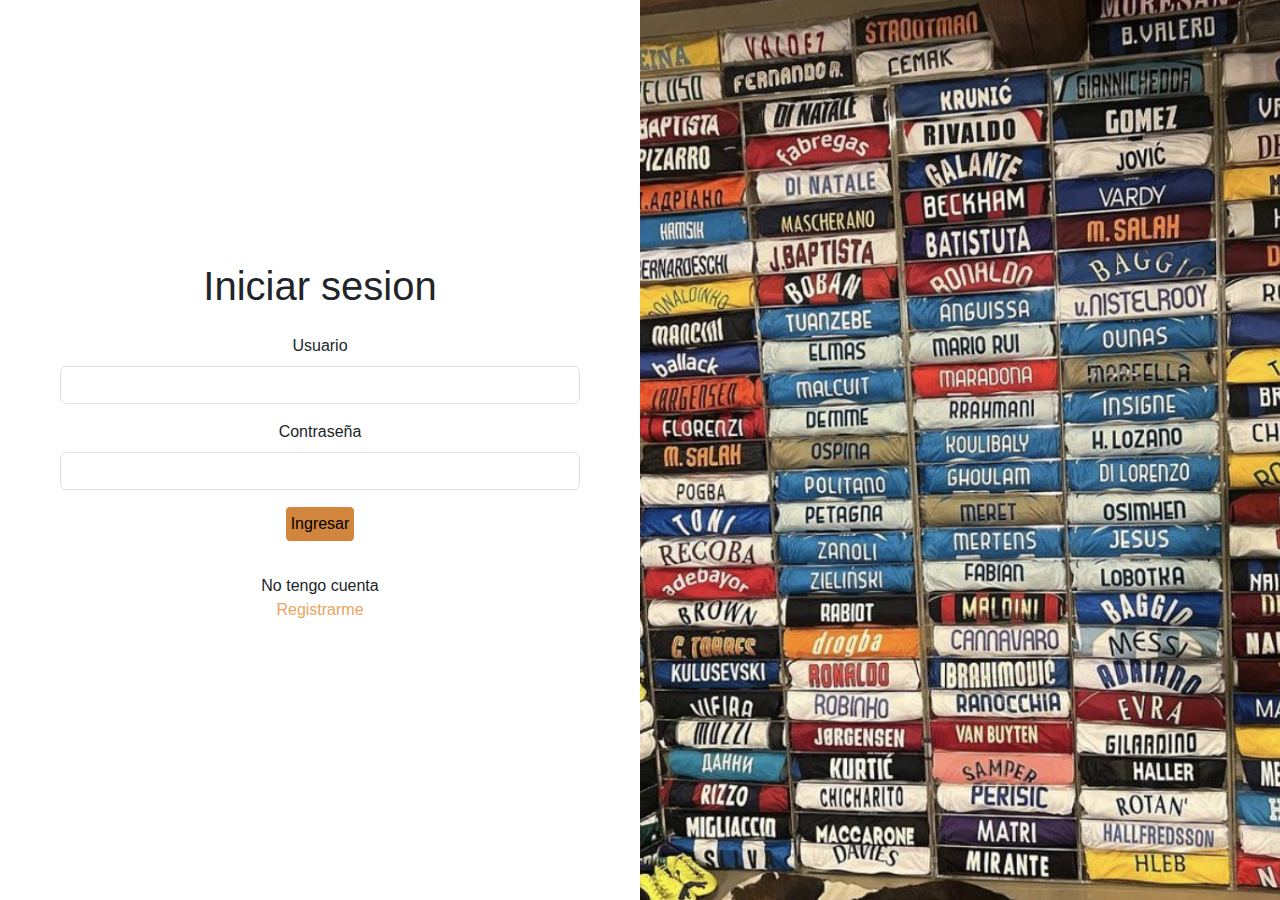
<file: index.html>
<!DOCTYPE html>
<html lang="es">

<head>
    <meta charset="UTF-8">
    <meta name="viewport" content="width=device-width, initial-scale=1.0">
    <title>CamisetasNGL | Iniciar Sesion</title>
    <link rel="shortcut icon" href="img/0-logo.jpg" type="image/x-icon">
    <!-- bs -->
    <link href="https://cdn.jsdelivr.net/npm/bootstrap@5.3.3/dist/css/bootstrap.min.css" rel="stylesheet"
        integrity="sha384-QWTKZyjpPEjISv5WaRU9OFeRpok6YctnYmDr5pNlyT2bRjXh0JMhjY6hW+ALEwIH" crossorigin="anonymous">
    <!-- css -->
    <link rel="stylesheet" href="css/estilo.css">
</head>

<body>
    <div class="container-fluid text-center px-0">
        <div class="row align-items-center mx-0">
            <div class="col">
                <h1>Iniciar sesion</h1>
                <form class="px-5" id="formIni">
                    <div class="mb-3 mt-4">
                        <label for="usuarioIni" class="form-label">Usuario</label>
                        <input type="text" class="form-control" id="usuarioIni" required>
                    </div>
                    <div class="mb-3">
                        <label for="contraseniaIni" class="form-label">Contraseña</label>
                        <input type="password" class="form-control" id="contraseniaIni" required>
                    </div>
                    <button type="submit" class="mb-2">Ingresar</button>
                    <div class="mt-4">
                        <p class="mb-0">No tengo cuenta</p>
                        <a class="px-2" href="html/registro.html">Registrarme</a>

                        <!-- texto dinamico -->
                        <p id="usuarioFalso"></p>
                    </div>

                </form>

            </div>
            <div class="col px-0">
                <img class="imgInicio" id="fondoAleat" src="" alt="Imagen de camisetas de futbol">
            </div>

        </div>
    </div>

    <!-- js -->
    <script src="js/fondo.js"></script>
    <script src="js/main.js"></script>
    <!-- bs -->
    <script src="https://cdn.jsdelivr.net/npm/bootstrap@5.3.3/dist/js/bootstrap.bundle.min.js"
        integrity="sha384-YvpcrYf0tY3lHB60NNkmXc5s9fDVZLESaAA55NDzOxhy9GkcIdslK1eN7N6jIeHz"
        crossorigin="anonymous"></script>

</body>

</html>
</file>
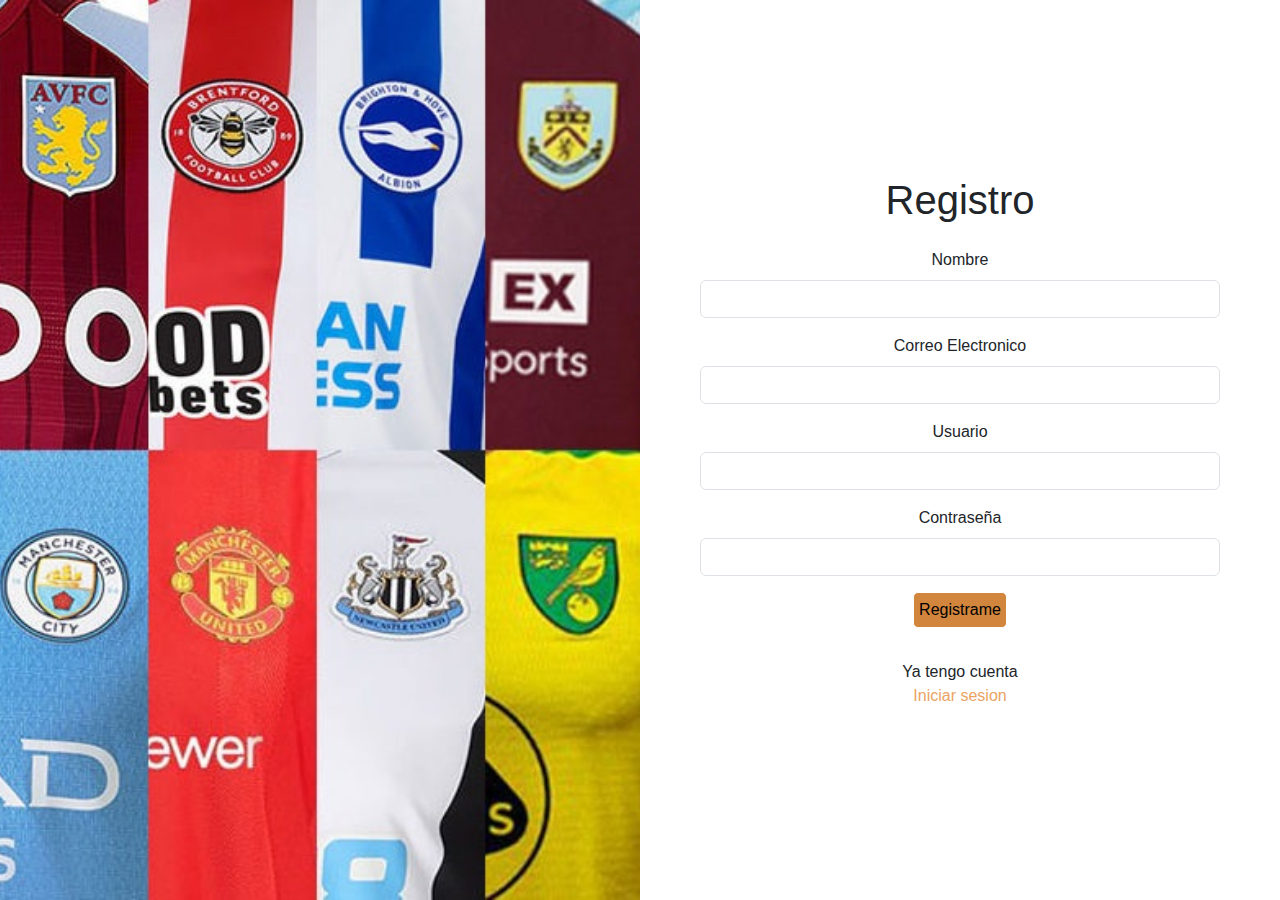
<file: html/registro.html>
<!DOCTYPE html>
<html lang="es">

<head>
    <meta charset="UTF-8">
    <meta name="viewport" content="width=device-width, initial-scale=1.0">
    <title>CamisetasNGL | Registro</title>
    <link rel="shortcut icon" href="../img/0-logo.jpg" type="image/x-icon">
    <!-- bs -->
    <link href="https://cdn.jsdelivr.net/npm/bootstrap@5.3.3/dist/css/bootstrap.min.css" rel="stylesheet"
        integrity="sha384-QWTKZyjpPEjISv5WaRU9OFeRpok6YctnYmDr5pNlyT2bRjXh0JMhjY6hW+ALEwIH" crossorigin="anonymous">
    <!-- css -->
    <link rel="stylesheet" href="../css/estilo.css">
</head>


<body>
    <div class="container-fluid text-center px-0">
        <div class="row align-items-center mx-0">
            <div class="col px-0">
                <img class="imgInicio" id="fondoAleatorio" src="" alt="Imagen de camisetas de futbol">
            </div>
            <div class="col">
                <h1>Registro</h1>
                <form class="px-5" id="formReg">
                    <div class="mb-3 mt-4">
                        <label for="nombre" class="form-label">Nombre</label>
                        <input type="text" class="form-control" id="nombre" required>
                    </div>
                    <div class="mb-3">
                        <label for="correo" class="form-label">Correo Electronico</label>
                        <input type="email" class="form-control" id="correo" required>
                    </div>
                    <div class="mb-3">
                        <label for="usuario" class="form-label">Usuario</label>
                        <input type="text" class="form-control" id="usuario" required>
                    </div>
                    <div class="mb-3">
                        <label for="contrasenia" class="form-label">Contraseña</label>
                        <input type="password" class="form-control" id="contrasenia" required>
                    </div>
                    <button type="submit" id="botonReg" class="mb-2">Registrame</button>

                    <div class="mt-4">
                        <p class="mb-0">Ya tengo cuenta</p>
                        <a class="px-2" href="../index.html">Iniciar sesion</a>

                        <!-- texto dinamico -->
                        <p id="usuarioHecho"></p>
                    </div>
                </form>
            </div>
        </div>
    </div>


    <!-- js -->
    <script src="../js/fondoreg.js"></script>
    <script src="../js/registrate.js"></script>
    <!-- bs -->
    <script src="https://cdn.jsdelivr.net/npm/bootstrap@5.3.3/dist/js/bootstrap.bundle.min.js"
        integrity="sha384-YvpcrYf0tY3lHB60NNkmXc5s9fDVZLESaAA55NDzOxhy9GkcIdslK1eN7N6jIeHz"
        crossorigin="anonymous"></script>

</body>

</html>
</file>
<file: css/estilo.css>
* {
    padding: 0;
    margin: 0;
}

body {
    font-family: sans-serif;
}

/* LOG Y SIGN */

.imgInicio {
    width: 50vw;
    height: 100vh;
    object-fit: cover;
}

/* link */

a {
    text-decoration: none;
    color: #eaa362;
}

a:hover {
    color: #d1853d;
}


/* PRODUCTOS */

/* camisetas */
.imgLogo {
    width: 50px;
}

.imgCarusel {
    height: 50vh;
}


.contProductos {
    display: grid;
    grid-template-columns: repeat(3, 1fr);
    gap: 50px;
}

.imgProductos {
    max-width: 100%;
    border-top-left-radius: 20px;
    border-top-right-radius: 20px;
    border: 1px solid #eaa362;
}

.prodInfo {
    background-color: #eaa362;
    border-bottom-left-radius: 20px;
    border-bottom-right-radius: 20px;
}

.prodTexto {
    display: flex;
    justify-content: space-between;
    align-items: center;
    margin-left: 10px;
    margin-right: 10px;
}


.sinPais {
    color: red;
}

/* carrito */

.contCarrito {
    display: grid;
    flex-direction: column;
    gap: 10px;
    margin-bottom: 10px;
}

.prodCarrito {
    display: flex;
    gap: 30px;
    justify-content: space-between;
    align-items: center;
    padding-left: 10px;
    padding-right: 10px;
    padding-bottom: 3px;
    padding-top: 3px;
    background-color: white;
    border-radius: 10px;
}

.ventaCarrito {
    display: flex;
    justify-content: space-between;
}

.comprarCarrito {
    display: flex;
    align-self: center;
}

.totalCarrito {
    display: flex;
    margin-right: 10px;
    font-size: 110rem;
    align-items: center;
}

.divProductos {
    background-color: white;
}

.divCarrito {
    background-color: #eaa362;
}

/* footer */

footer {
    border-top: 2px solid #eaa362;
}

/* header */

nav {
    background-color: #eaa362;
}

/* COMPARTIDO */

/* botones */

button {
    background-color: #d1853d;
    padding: 5px;
    border: 1px solid white;
    border-radius: 5px;

}

button:hover {
    background-color: #fda34e;
}

button:active {
    background-color: #ff9838;
}
</file>
